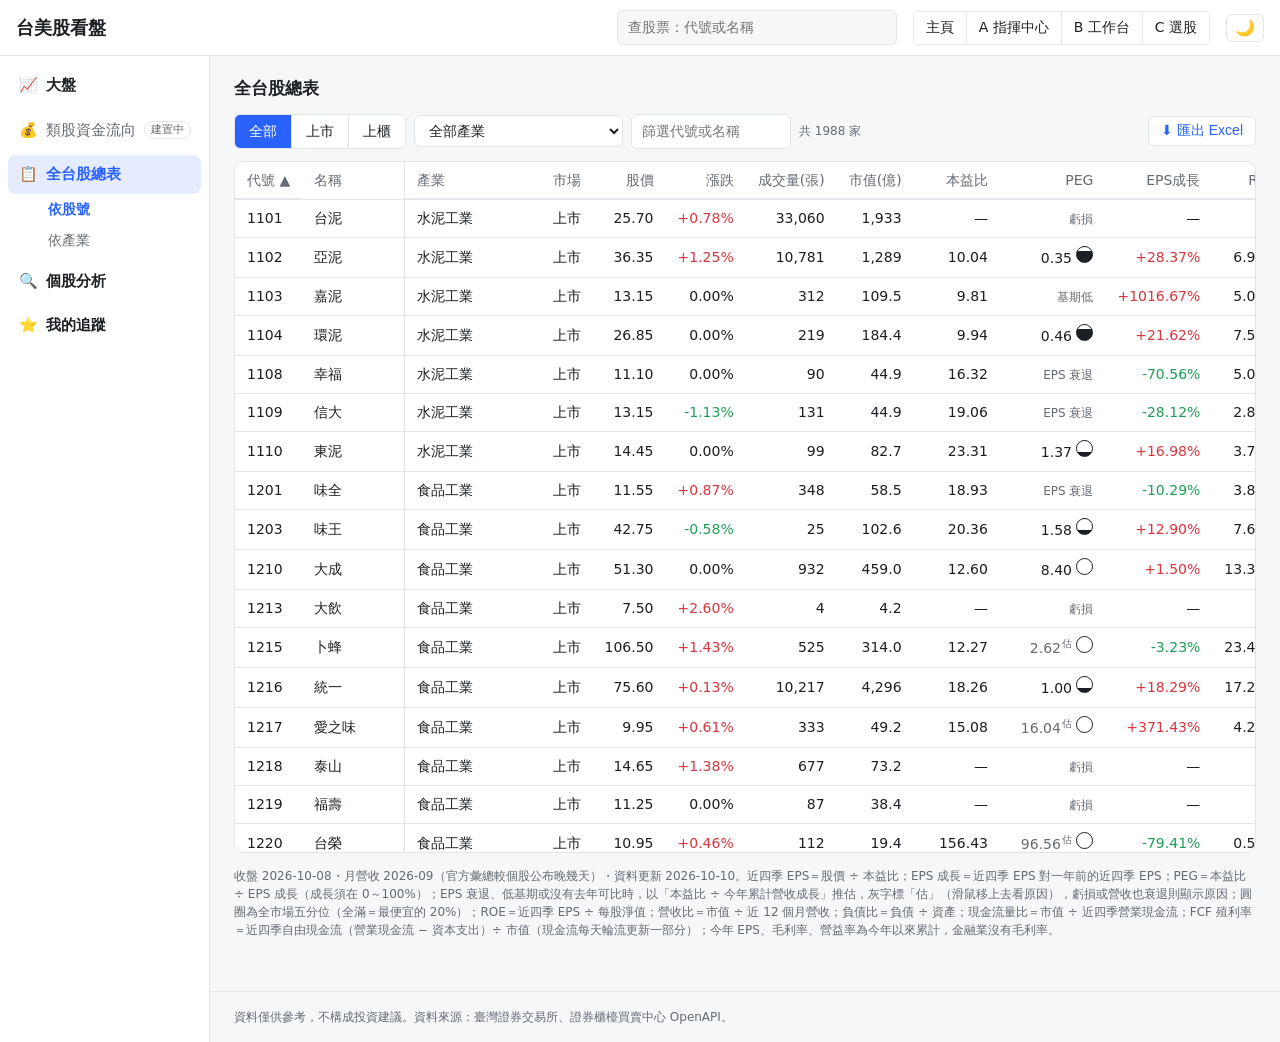
<file: all.html>
<!DOCTYPE html>
<html lang="zh-Hant">
<head>
<meta charset="UTF-8">
<meta name="viewport" content="width=device-width, initial-scale=1">
<meta name="robots" content="noindex">
<title>全台股總表｜台美股看盤</title>
<script>try { var t = localStorage.getItem("theme"); if (t) document.documentElement.dataset.theme = t; } catch (e) {}</script>
<link rel="stylesheet" href="assets/style.css">
</head>
<body>
<header class="topbar">
  <h1><a href="index.html?home=1">台美股看盤</a></h1>
  <nav><a href="watchlist.html">追蹤清單</a><a href="compare.html">比較</a></nav>
</header>

<main class="wide">
  <h2 id="title">全台股總表</h2>

  <section class="panel" id="p-industry" hidden>
    <h3>產業總覽 <span class="updated">（點產業只看該產業；漲跌為市值加權）</span></h3>
    <div class="table-wrap"><table id="t-industry"></table></div>
  </section>

  <div class="toolbar">
    <div class="seg" role="group" aria-label="市場">
      <button type="button" data-mk="all">全部</button>
      <button type="button" data-mk="TWSE">上市</button>
      <button type="button" data-mk="TPEX">上櫃</button>
    </div>
    <select id="f-ind" aria-label="產業"><option value="">全部產業</option></select>
    <input type="search" id="f-q" placeholder="篩選代號或名稱" aria-label="篩選代號或名稱">
    <span class="updated" id="count"></span>
    <button type="button" class="btn export-btn" id="export">⬇ 匯出 Excel</button>
  </div>

  <section class="panel">
    <div class="table-wrap big-table" id="wrap">
      <table id="t-all">
        <thead><tr id="head"></tr></thead>
        <tbody id="rows"><tr><td class="l">載入中…</td></tr></tbody>
      </table>
      <div id="more" class="note"></div>
    </div>
  </section>
  <p class="note" style="padding:0" id="foot"></p>
</main>

<footer>
  資料僅供參考，不構成投資建議。資料來源：臺灣證券交易所、證券櫃檯買賣中心 OpenAPI。
</footer>

<script src="assets/app.js"></script>
<script src="assets/layout.js"></script>
<script src="assets/layout-switch.js"></script>
<script src="assets/search.js"></script>
<script src="assets/refs.js"></script>
<script src="assets/stockcols.js"></script>
<script>
(async function () {
  const { yi, pctCell } = StockCols;
  let data;
  try {
    data = await App.loadJSON("data/all/stocks.json");
  } catch (e) {
    document.getElementById("rows").innerHTML = '<tr><td class="l">讀不到 data/all/stocks.json（排程執行後才會產生）。</td></tr>';
    return;
  }
  const all = data.rows.map((r) => Object.fromEntries(data.fields.map((f, i) => [f, r[i]])));
  all.forEach((s) => { s.peg_any = App.isNum(s.peg) ? s.peg : s.peg_est; });  // 排序用：實際值優先，沒有就用推估值
  const pegLv = Refs.levelsFor(all, "peg");  // PEG 的全市場五分位燈號（推估值也和實際 PEG 的分布比）
  const COLS = StockCols.tw(pegLv);           // 欄位定義在 assets/stockcols.js（和我的追蹤清單共用）
  const industryView = new URLSearchParams(location.search).get("view") === "industry";
  if (industryView) document.getElementById("title").textContent = "全台股總表・依產業";

  // 篩選、排序記在瀏覽器（方便用，讀不到也沒關係）
  let st = { mk: "all", ind: "", q: "", key: "code", dir: 1 };
  try { st = Object.assign(st, JSON.parse(localStorage.getItem("all-state") || "{}")); } catch (e) {}
  st.q = "";
  const save = () => { try { localStorage.setItem("all-state", JSON.stringify(Object.assign({}, st, { q: "" }))); } catch (e) {} };

  // 產業選單（依家數多到少）
  const inds = {};
  all.forEach((s) => { inds[s.industry] = (inds[s.industry] || 0) + 1; });
  const indSel = document.getElementById("f-ind");
  indSel.innerHTML += Object.keys(inds).sort((a, b) => inds[b] - inds[a]).map((k) => '<option value="' + App.esc(k) + '">' + App.esc(k) + "（" + inds[k] + "）</option>").join("");
  indSel.value = st.ind;
  if (indSel.value !== st.ind) st.ind = "";

  // 欄位標題
  const head = document.getElementById("head");
  head.innerHTML = COLS.map((c, i) => '<th class="sort' + (c.l ? " l" : "") + (i < 2 ? " stick s" + i : "") + '" data-k="' + c.k + '" tabindex="0">' + c.t + "</th>").join("");
  const sortBy = (th) => {
    if (!th) return;
    const c = COLS.find((x) => x.k === th.dataset.k);
    st.dir = st.key === c.k ? -st.dir : (c.asc ? 1 : -1);
    st.key = c.k;
    save(); render();
  };
  head.addEventListener("click", (e) => sortBy(e.target.closest("th")));
  head.addEventListener("keydown", (e) => { if (e.key === "Enter") sortBy(e.target.closest("th")); });

  document.querySelectorAll(".seg button[data-mk]").forEach((b) => b.addEventListener("click", () => { st.mk = b.dataset.mk; save(); render(); }));
  indSel.addEventListener("change", () => { st.ind = indSel.value; save(); render(); });
  let qt;
  document.getElementById("f-q").addEventListener("input", (e) => { clearTimeout(qt); qt = setTimeout(() => { st.q = e.target.value.trim().toUpperCase(); render(); }, 150); });
  document.getElementById("rows").addEventListener("click", (e) => {
    const tr = e.target.closest("tr[data-code]");
    if (tr) location.href = "stock.html?symbol=" + encodeURIComponent(tr.dataset.code) + "&m=tw";
  });

  function cmp(a, b) {
    const x = a[st.key], y = b[st.key];
    if (x == null && y == null) return a.code < b.code ? -1 : 1;
    if (x == null) return 1;   // 空值永遠排最後
    if (y == null) return -1;
    const r = typeof x === "string" ? x.localeCompare(y, "zh-TW") : x - y;
    return (r || (a.code < b.code ? -1 : 1)) * (r ? st.dir : 1);
  }

  // 一次只畫一批（約 1,900 列全部畫出來手機會卡），捲到底再畫下一批
  const BATCH = 200;
  let list = [], shown = 0;
  const tbody = document.getElementById("rows"), more = document.getElementById("more");
  const rowHtml = (s) => '<tr class="link" data-code="' + App.esc(s.code) + '">' +
    COLS.map((c, i) => "<td" + (c.l || i < 2 ? ' class="' + (c.l ? "l" : "") + (i < 2 ? " stick s" + i : "") + '"' : "") + ">" + c.f(s) + "</td>").join("") + "</tr>";
  function appendBatch() {
    if (shown >= list.length) return;
    tbody.insertAdjacentHTML("beforeend", list.slice(shown, shown + BATCH).map(rowHtml).join(""));
    shown = Math.min(list.length, shown + BATCH);
    more.textContent = shown < list.length ? "已顯示 " + shown + "／" + list.length + " 家，往下捲動載入更多…" : "";
  }
  new IntersectionObserver((es) => { if (es[0].isIntersecting) appendBatch(); }, { rootMargin: "600px" }).observe(more);

  function render() {
    document.querySelectorAll(".seg button[data-mk]").forEach((b) => b.setAttribute("aria-pressed", String(b.dataset.mk === st.mk)));
    head.querySelectorAll("th").forEach((th) => {
      if (th.dataset.k === st.key) th.setAttribute("aria-sort", st.dir > 0 ? "ascending" : "descending");
      else th.removeAttribute("aria-sort");
    });
    list = all.filter((s) => (st.mk === "all" || s.market === st.mk) && (!st.ind || s.industry === st.ind) &&
      (!st.q || s.code.startsWith(st.q) || s.name.toUpperCase().includes(st.q))).sort(cmp);
    document.getElementById("count").textContent = "共 " + list.length + " 家";
    tbody.innerHTML = list.length ? "" : '<tr><td class="l">沒有符合的股票。</td></tr>';
    shown = 0;
    appendBatch();
    if (industryView) renderIndustry();
  }

  // 依產業：各產業家數、市值加權漲跌、漲跌家數、本益比與營收 YoY 中位數、總市值
  function median(a) {
    const v = a.filter(App.isNum).sort((x, y) => x - y);
    if (!v.length) return null;
    const m = v.length >> 1;
    return v.length % 2 ? v[m] : (v[m - 1] + v[m]) / 2;
  }
  function renderIndustry() {
    document.getElementById("p-industry").hidden = false;
    const groups = {};
    all.filter((s) => st.mk === "all" || s.market === st.mk).forEach((s) => (groups[s.industry] = groups[s.industry] || []).push(s));
    const rows = Object.entries(groups).map(([name, g]) => {
      const cap = g.reduce((a, s) => a + (s.mktcap || 0), 0);
      const w = g.filter((s) => s.mktcap && App.isNum(s.change_pct));
      const wsum = w.reduce((a, s) => a + s.mktcap, 0);
      return {
        name, n: g.length, cap,
        chg: wsum ? w.reduce((a, s) => a + s.change_pct * s.mktcap, 0) / wsum : null,
        up: g.filter((s) => s.change_pct > 0).length, down: g.filter((s) => s.change_pct < 0).length,
        pe: median(g.map((s) => s.pe)), yoy: median(g.map((s) => s.rev_yoy)),
      };
    }).sort((a, b) => b.cap - a.cap);
    document.getElementById("t-industry").innerHTML =
      "<thead><tr><th>產業</th><th>家數</th><th>市值加權漲跌</th><th>上漲／下跌</th><th>總市值(億)</th><th>本益比中位數</th><th>營收YoY中位數</th></tr></thead><tbody>" +
      rows.map((r) => '<tr class="link' + (st.ind === r.name ? " cur" : "") + '" data-ind="' + App.esc(r.name) + '"><td>' + App.esc(r.name) + "</td><td>" + r.n + "</td><td>" + pctCell(r.chg) +
        '</td><td><span class="up">' + r.up + '</span>／<span class="down">' + r.down + "</span></td><td>" + yi(r.cap) + "</td><td>" + App.fmtNum(r.pe, 1) + "</td><td>" + pctCell(r.yoy) + "</td></tr>").join("") + "</tbody>";
  }
  document.getElementById("t-industry").addEventListener("click", (e) => {
    const tr = e.target.closest("tr[data-ind]");
    if (!tr) return;
    st.ind = st.ind === tr.dataset.ind ? "" : tr.dataset.ind;  // 再點一次取消
    indSel.value = st.ind;
    save(); render();
    document.getElementById("wrap").scrollIntoView({ behavior: "smooth", block: "start" });
  });

  // ---------- 匯出 Excel：目前篩選、排序後的全部股票（不只畫面上已載入的），所有欄位 ----------
  const r = (x, d) => (App.isNum(x) ? +x.toFixed(d == null ? 2 : d) : null);
  const yiN = (x, d) => (App.isNum(x) ? +(x / 1e8).toFixed(d == null ? 1 : d) : null);  // 元 → 億；沒資料保持空白（不是 0）
  const EXPORT = [
    ["代號", (s) => s.code], ["名稱", (s) => s.name], ["產業", (s) => s.industry], ["市場", (s) => (s.market === "TWSE" ? "上市" : "上櫃")],
    ["收盤日", (s) => s.date], ["股價", (s) => s.close], ["漲跌%", (s) => s.change_pct], ["成交量(張)", (s) => s.volume],
    ["市值(億)", (s) => yiN(s.mktcap)], ["本益比", (s) => s.pe],
    ["PEG", (s) => s.peg], ["PEG(推估)", (s) => s.peg_est], ["PEG說明", (s) => s.peg_note],
    ["近四季EPS", (s) => s.eps_ttm], ["一年前近四季EPS", (s) => s.eps_prev], ["EPS成長%", (s) => s.eps_growth],
    ["ROE%", (s) => s.roe], ["殖利率%", (s) => s.yield], ["股價淨值比", (s) => s.pb], ["每股淨值", (s) => s.bvps],
    ["股價營收比", (s) => s.psr], ["負債比%", (s) => s.debt_ratio],
    ["營業現金流(億,近四季)", (s) => yiN(s.cfo_ttm)], ["自由現金流(億,近四季)", (s) => yiN(s.fcf_ttm)],
    ["股價現金流量比", (s) => s.pcf], ["自由現金流殖利率%", (s) => s.fcf_yield],
    ["月營收月份", (s) => s.rev_month], ["月營收(億)", (s) => yiN(s.rev, 2)], ["營收YoY%", (s) => s.rev_yoy], ["營收MoM%", (s) => s.rev_mom],
    ["累計營收YoY%", (s) => s.rev_cum_yoy], ["近12月營收(億)", (s) => yiN(s.rev_ttm)],
    ["今年EPS", (s) => s.eps_ytd], ["今年EPS季別", (s) => s.eps_period], ["毛利率%(今年)", (s) => s.gross_margin], ["營益率%(今年)", (s) => s.op_margin],
  ];
  let xlsxReady = null;
  const loadXlsx = () => xlsxReady || (xlsxReady = new Promise((ok, fail) => {
    const sc = document.createElement("script");
    sc.src = "https://cdnjs.cloudflare.com/ajax/libs/xlsx/0.18.5/xlsx.full.min.js";
    sc.onload = ok;
    sc.onerror = () => { xlsxReady = null; fail(new Error("Excel 元件載入失敗")); };
    document.head.appendChild(sc);
  }));
  document.getElementById("export").addEventListener("click", async (e) => {
    const btn = e.currentTarget, label = btn.textContent;
    btn.disabled = true;
    btn.textContent = "產生中…";
    try {
      await loadXlsx();
      const rows = [EXPORT.map((c) => c[0])].concat(list.map((s) => EXPORT.map((c) => { const v = c[1](s); return v === undefined ? null : v; })));
      const ws = XLSX.utils.aoa_to_sheet(rows);
      ws["!cols"] = EXPORT.map((c) => ({ wch: Math.max(8, c[0].length * 2) }));
      ws["!freeze"] = { xSplit: 2, ySplit: 1 };
      const wb = XLSX.utils.book_new();
      XLSX.utils.book_append_sheet(wb, ws, "全台股總表");
      const tag = [st.mk === "TWSE" ? "上市" : st.mk === "TPEX" ? "上櫃" : "", st.ind, st.q].filter(Boolean).join("_");
      XLSX.writeFile(wb, "全台股總表_" + (dates[dates.length - 1] || data.updated) + (tag ? "_" + tag : "") + ".xlsx");
    } catch (err) {
      alert(err.message);
    } finally {
      btn.disabled = false;
      btn.textContent = label;
    }
  });

  const months = {};
  all.forEach((s) => { if (s.rev_month) months[s.rev_month] = (months[s.rev_month] || 0) + 1; });
  const revMonth = Object.keys(months).sort((a, b) => months[b] - months[a])[0];
  const dates = all.map((s) => s.date).filter(Boolean).sort();
  document.getElementById("foot").textContent =
    "收盤 " + (dates[dates.length - 1] || "—") + "・月營收 " + (revMonth || "—") + "（官方彙總較個股公布晚幾天）・資料更新 " + data.updated +
    "。近四季 EPS＝股價 ÷ 本益比；EPS 成長＝近四季 EPS 對一年前的近四季 EPS；PEG＝本益比 ÷ EPS 成長（成長須在 0～100%）；EPS 衰退、低基期或沒有去年可比時，以「本益比 ÷ 今年累計營收成長」推估，灰字標「估」（滑鼠移上去看原因），虧損或營收也衰退則顯示原因；圓圈為全市場五分位（全滿＝最便宜的 20%）；" +
    "ROE＝近四季 EPS ÷ 每股淨值；營收比＝市值 ÷ 近 12 個月營收；負債比＝負債 ÷ 資產；" +
    "現金流量比＝市值 ÷ 近四季營業現金流；FCF 殖利率＝近四季自由現金流（營業現金流 − 資本支出）÷ 市值（現金流每天輪流更新一部分）；今年 EPS、毛利率、營益率為今年以來累計，金融業沒有毛利率。";
  render();
})();
</script>
</body>
</html>
</file>
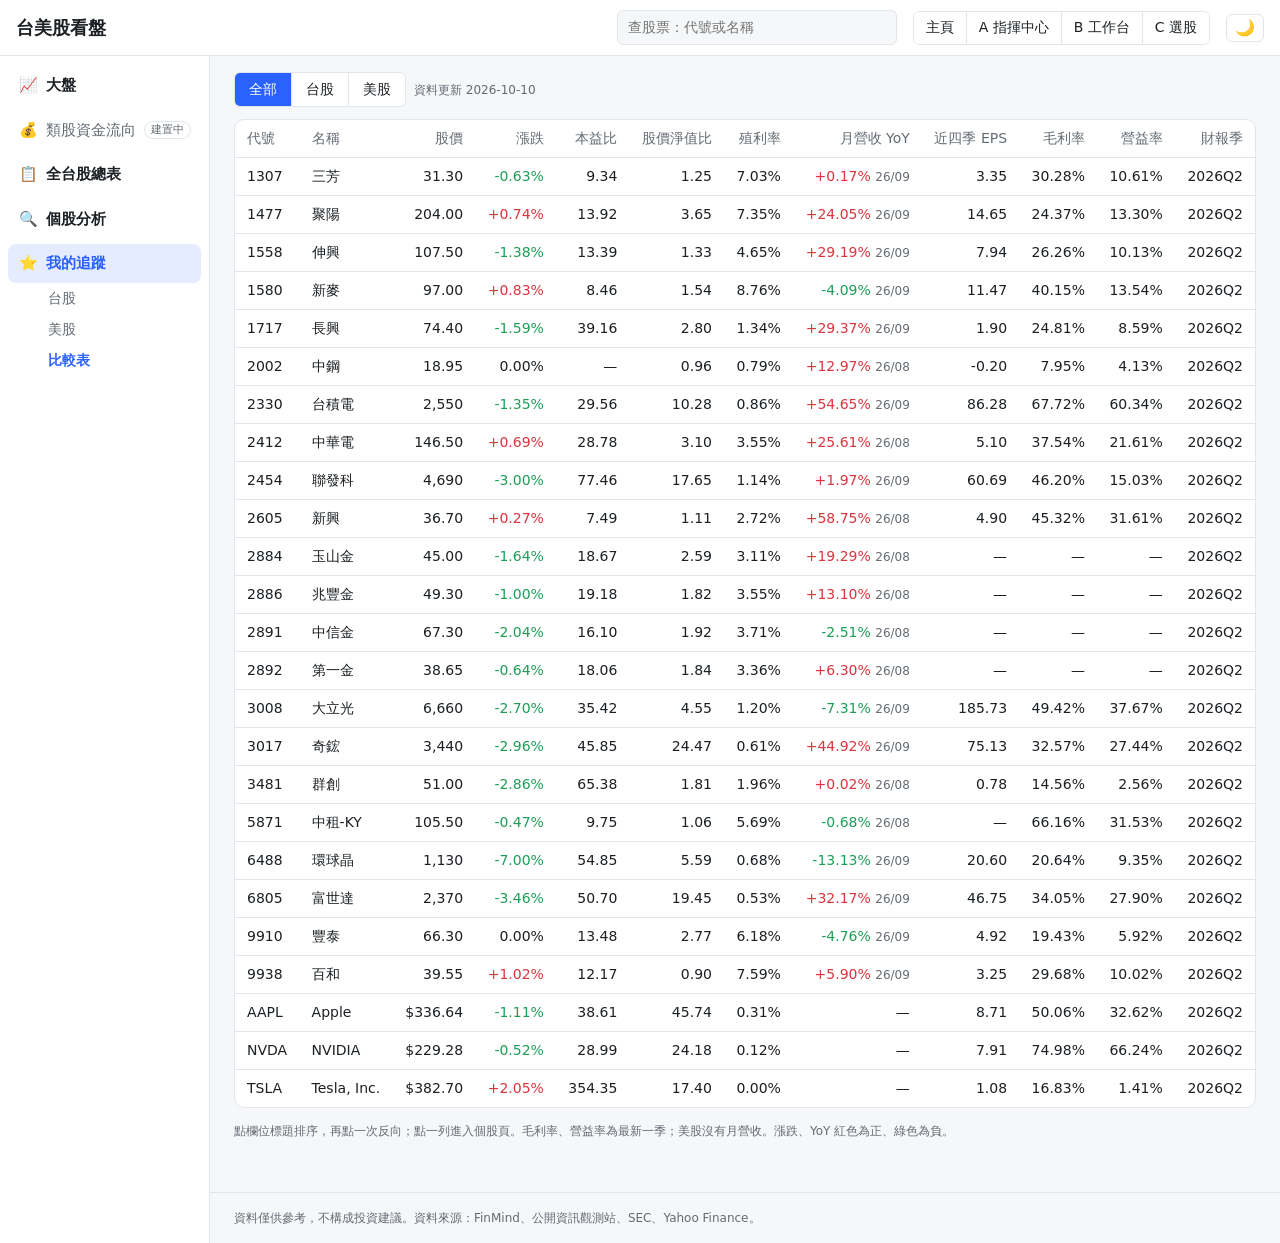
<file: compare.html>
<!DOCTYPE html>
<html lang="zh-Hant">
<head>
<meta charset="UTF-8">
<meta name="viewport" content="width=device-width, initial-scale=1">
<meta name="robots" content="noindex">
<title>比較｜台美股看盤</title>
<script>try { var t = localStorage.getItem("theme"); if (t) document.documentElement.dataset.theme = t; } catch (e) {}</script>
<link rel="stylesheet" href="assets/style.css">
</head>
<body>
<header class="topbar">
  <h1><a href="index.html?home=1">台美股看盤</a></h1>
  <nav><a href="watchlist.html">追蹤清單</a><a href="compare.html">比較</a></nav>
</header>

<main>
  <div class="toolbar">
    <div class="seg" role="group" aria-label="篩選市場">
      <button type="button" data-f="all">全部</button>
      <button type="button" data-f="TW">台股</button>
      <button type="button" data-f="US">美股</button>
    </div>
    <span class="updated" id="updated"></span>
  </div>

  <section class="panel">
    <div class="table-wrap">
      <table>
        <thead><tr id="head"></tr></thead>
        <tbody id="rows"><tr><td class="l">載入中…</td></tr></tbody>
      </table>
    </div>
  </section>
  <p class="note" style="padding:0">點欄位標題排序，再點一次反向；點一列進入個股頁。毛利率、營益率為最新一季；美股沒有月營收。漲跌、YoY 紅色為正、綠色為負。</p>
</main>

<footer>
  資料僅供參考，不構成投資建議。資料來源：FinMind、公開資訊觀測站、SEC、Yahoo Finance。
</footer>

<script src="assets/app.js"></script>
<script src="assets/layout.js"></script>
<script src="assets/layout-switch.js"></script>
<script src="assets/search.js"></script>
<script>
(async function () {
  const COLS = [
    { key: "symbol", label: "代號", l: true, fmt: (s) => App.esc(s.symbol) },
    { key: "name", label: "名稱", l: true, fmt: (s) => App.esc(s.name) },
    { key: "price", label: "股價", fmt: (s) => (s.market === "US" ? "$" : "") + App.fmtPrice(s.price) },
    { key: "change_pct", label: "漲跌", fmt: (s) => '<span class="' + App.upDown(s.change_pct) + '">' + App.fmtPct(s.change_pct, true) + "</span>" },
    { key: "pe", label: "本益比", fmt: (s) => App.fmtNum(s.pe, 2) },
    { key: "pb", label: "股價淨值比", fmt: (s) => App.fmtNum(s.pb, 2) },
    { key: "dividend_yield", label: "殖利率", fmt: (s) => App.fmtPct(s.dividend_yield) },
    { key: "revenue_yoy", label: "月營收 YoY", fmt: (s) => s.revenue_yoy == null ? "—" : '<span class="' + App.upDown(s.revenue_yoy) + '">' + App.fmtPct(s.revenue_yoy, true) + "</span>" + ' <span class="updated">' + App.esc((s.revenue_month || "").slice(2).replace("-", "/")) + "</span>" },
    { key: "eps_ttm", label: "近四季 EPS", fmt: (s) => App.fmtNum(s.eps_ttm, 2) },
    { key: "gross_margin", label: "毛利率", fmt: (s) => App.fmtPct(s.gross_margin) },
    { key: "operating_margin", label: "營益率", fmt: (s) => App.fmtPct(s.operating_margin) },
    { key: "quarter", label: "財報季", fmt: (s) => App.esc(s.quarter || "—") },
  ];

  // 篩選、排序記在瀏覽器（只是方便，讀不到也沒關係）
  let state = { f: "all", key: null, dir: 1 };
  try { state = Object.assign(state, JSON.parse(localStorage.getItem("compare-state") || "{}")); } catch (e) {}
  function save() { try { localStorage.setItem("compare-state", JSON.stringify(state)); } catch (e) {} }

  let data;
  try {
    data = await App.loadJSON("data/summary.json");
  } catch (e) {
    document.getElementById("rows").innerHTML = '<tr><td class="l">讀不到 data/summary.json（排程執行後才會產生）。</td></tr>';
    return;
  }
  document.getElementById("updated").textContent = "資料更新 " + data.updated;

  const head = document.getElementById("head");
  head.innerHTML = COLS.map((c) => '<th class="sort' + (c.l ? " l" : "") + '" data-key="' + c.key + '" tabindex="0">' + c.label + "</th>").join("");
  head.addEventListener("click", (e) => sortBy(e.target.closest("th")));
  head.addEventListener("keydown", (e) => { if (e.key === "Enter") sortBy(e.target.closest("th")); });
  function sortBy(th) {
    if (!th) return;
    const key = th.dataset.key;
    state.dir = state.key === key ? -state.dir : (COLS.find((c) => c.key === key).l ? 1 : -1);  // 數字欄預設由大到小
    state.key = key;
    save();
    render();
  }

  document.querySelectorAll(".seg button").forEach((b) => b.addEventListener("click", () => { state.f = b.dataset.f; save(); render(); }));

  function cmp(a, b) {
    const x = a[state.key], y = b[state.key];
    if (x == null && y == null) return 0;
    if (x == null) return 1;   // 空值永遠排最後
    if (y == null) return -1;
    return (typeof x === "string" ? x.localeCompare(y, "zh-TW") : x - y) * state.dir;
  }

  function render() {
    document.querySelectorAll(".seg button").forEach((b) => b.setAttribute("aria-pressed", String(b.dataset.f === state.f)));
    head.querySelectorAll("th").forEach((th) => {
      if (th.dataset.key === state.key) th.setAttribute("aria-sort", state.dir > 0 ? "ascending" : "descending");
      else th.removeAttribute("aria-sort");
    });
    let rows = data.stocks.filter((s) => state.f === "all" || s.market === state.f);
    if (state.key) rows = rows.slice().sort(cmp);
    const tbody = document.getElementById("rows");
    tbody.innerHTML = rows.length
      ? rows.map((s) => '<tr class="link" data-symbol="' + App.esc(s.symbol) + '">' + COLS.map((c) => "<td" + (c.l ? ' class="l"' : "") + ">" + c.fmt(s) + "</td>").join("") + "</tr>").join("")
      : '<tr><td class="l">沒有資料。</td></tr>';
  }
  document.getElementById("rows").addEventListener("click", (e) => {
    const tr = e.target.closest("tr[data-symbol]");
    if (tr) location.href = "stock.html?symbol=" + encodeURIComponent(tr.dataset.symbol);
  });
  render();
})();
</script>
</body>
</html>
</file>
<file: assets/style.css>
:root {
  --bg: #f6f7f9;
  --card: #ffffff;
  --text: #1c2024;
  --muted: #646b73;
  --border: #e2e5e9;
  --accent: #2962ff;
  --up: #d9363e;        /* 紅漲 */
  --down: #1e9e57;      /* 綠跌 */
  --grid: #eceef1;
  --series-1: #4c6ef5;  /* 營收長條 */
  --series-2: #f08c00;  /* 第一條折線（YoY、毛利率） */
  --series-3: #ae3ec9;  /* 第二條折線（營益率） */
  color-scheme: light;
}
/* 深色：手動選深色（html[data-theme="dark"]），或沒手動選、系統是深色時 */
:root[data-theme="dark"] {
  --bg: #111418;
  --card: #1a1e23;
  --text: #e6e8eb;
  --muted: #9aa1a9;
  --border: #2b3036;
  --accent: #5b8cff;
  --up: #ff6b6b;
  --down: #40c074;
  --grid: #262b31;
  --series-1: #748ffc;
  --series-2: #ffa94d;
  --series-3: #da77f2;
  color-scheme: dark;
}
@media (prefers-color-scheme: dark) {
  :root:not([data-theme="light"]) {
    --bg: #111418;
    --card: #1a1e23;
    --text: #e6e8eb;
    --muted: #9aa1a9;
    --border: #2b3036;
    --accent: #5b8cff;
    --up: #ff6b6b;
    --down: #40c074;
    --grid: #262b31;
    --series-1: #748ffc;
    --series-2: #ffa94d;
    --series-3: #da77f2;
    color-scheme: dark;
  }
}
.theme-btn { border: 1px solid var(--border); background: var(--card); color: var(--text); border-radius: 6px; font-size: 16px; line-height: 1; padding: 5px 8px; cursor: pointer; }
.theme-btn:hover { border-color: var(--accent); }
.up { color: var(--up); }
.down { color: var(--down); }

* { box-sizing: border-box; }
[hidden] { display: none !important; }  /* hidden 屬性一律隱藏（不被 .grid 等 display 規則蓋掉） */
body {
  margin: 0;
  background: var(--bg);
  color: var(--text);
  font-family: system-ui, -apple-system, "Segoe UI", "Noto Sans TC", "Microsoft JhengHei", sans-serif;
  line-height: 1.5;
}
a { color: var(--accent); }

.topbar {
  display: flex; align-items: center; gap: 16px;
  padding: 10px 16px;
  background: var(--card);
  border-bottom: 1px solid var(--border);
}
.topbar h1 { font-size: 18px; margin: 0; }
.topbar h1 a { color: inherit; text-decoration: none; }
.topbar nav { margin-left: auto; display: flex; gap: 14px; font-size: 14px; }
.topbar nav a { text-decoration: none; }

/* ---------- 主畫面版面：左側選單＋右側內容 ---------- */
.topbar { position: sticky; top: 0; z-index: 30; }
.topbar nav { display: none; }   /* 頁首連結改由左側選單提供（搜尋框以它定位） */
.menu-btn { display: none; border: 1px solid var(--border); background: var(--card); color: var(--text); border-radius: 6px; font-size: 18px; line-height: 1; padding: 5px 9px; cursor: pointer; }
.layout { display: grid; grid-template-columns: 210px minmax(0, 1fr); min-height: calc(100vh - 53px); }
.content { min-width: 0; }
.panel, .two-col { scroll-margin-top: 64px; }  /* 點選單細項跳到錨點時，不被固定的頁首蓋住 */
/* 右側內容靠左（緊貼選單），不置中；寬螢幕一排可以放更多卡片 */
.content > main { max-width: 1600px; margin: 0; padding: 16px 24px; }
.content > footer { max-width: 1600px; margin: 24px 0 0; padding: 16px 24px; }
.sidebar { border-right: 1px solid var(--border); background: var(--card); }
.sidebar nav { position: sticky; top: 53px; max-height: calc(100vh - 53px); overflow-y: auto; padding: 10px 8px 24px; }
.grp { margin-bottom: 6px; }
.grp .big { display: flex; align-items: center; gap: 8px; padding: 8px 10px; white-space: nowrap; border-radius: 8px; color: var(--text); text-decoration: none; font-weight: 600; font-size: 15px; }
.grp .big i { font-style: normal; width: 20px; text-align: center; }
.grp a.big:hover { background: var(--bg); }
.grp.on .big { background: color-mix(in srgb, var(--accent) 12%, transparent); color: var(--accent); }
.grp .sub { display: none; padding: 5px 10px 5px 40px; border-radius: 6px; color: var(--muted); text-decoration: none; font-size: 14px; }
.grp.on .sub { display: block; }
.grp .sub:hover { color: var(--text); background: var(--bg); }
.grp .sub.cur { color: var(--accent); font-weight: 600; }
.grp.off .big { color: var(--muted); font-weight: 500; cursor: default; }
.grp.off em { margin-left: auto; font-style: normal; font-size: 11px; border: 1px solid var(--border); border-radius: 999px; padding: 0 6px; }
@media (max-width: 900px) {
  .menu-btn { display: inline-block; }
  .layout { display: block; }
  .sidebar { position: fixed; z-index: 40; top: 0; bottom: 0; left: 0; width: 250px; transform: translateX(-100%); transition: transform .2s; box-shadow: 0 0 24px rgba(0,0,0,.25); }
  .sidebar nav { top: 0; max-height: 100vh; padding-top: 16px; }
  body.menu-open .sidebar { transform: none; }
  body.menu-open .content::before { content: ""; position: fixed; inset: 0; z-index: 35; background: rgba(0,0,0,.35); }
}

/* 頁首版面切換：主頁｜A 指揮中心｜B 工作台｜C 選股（assets/layout-switch.js） */
.layout-switch { flex: none; }
.layout-switch a { display: inline-flex; align-items: center; justify-content: center; min-height: 32px; padding: 4px 12px; background: var(--card); color: var(--text); text-decoration: none; font-size: 14px; white-space: nowrap; }
.layout-switch a + a { border-left: 1px solid var(--border); }
.layout-switch a:hover { color: var(--accent); }
.layout-switch a[aria-current="page"] { background: var(--accent); color: #fff; }
.layout-switch .ls-short { display: none; }
@media (max-width: 1100px) {
  .layout-switch .ls-long { display: none; }
  .layout-switch .ls-short { display: inline; }
  .layout-switch a { min-width: 40px; padding: 4px 8px; }
}
@media (max-width: 760px) { .layout-switch a { min-height: 44px; min-width: 44px; } }

/* ---------- 共用區塊（assets/widgets/*） ---------- */
.w-head { display: flex; align-items: baseline; gap: 10px; flex-wrap: wrap; padding: 10px 14px 6px; }
.w-head h3 { margin: 0; font-size: 16px; }
.w-head a { margin-left: auto; text-decoration: none; }
.w-heat .w-ctl { padding: 0 14px 8px; }
.w-heat .heat { margin: 0 14px; }
.w-heat .heat-legend { padding: 6px 14px 10px; }
.w-kline .w-ktitle { margin: 0; padding: 12px 14px 0; font-size: 16px; }
.w-kline > .tf-tabs, .w-kline > .kctl, .w-kline > .klegend { padding-left: 14px; padding-right: 14px; }
.w-kline > .k-box { margin: 12px 14px 14px; }
.w-tabs { display: flex; gap: 4px; overflow-x: auto; padding: 0 10px 8px; scrollbar-width: thin; }
.w-tabs button { flex: none; border: 1px solid var(--border); background: var(--card); color: var(--text); border-radius: 999px; padding: 4px 10px; font: inherit; font-size: 13px; cursor: pointer; min-height: 32px; }
.w-tabs button[aria-pressed="true"] { background: var(--accent); border-color: var(--accent); color: #fff; }
.w-tabs button[aria-pressed="true"] .g-cnt { background: rgba(255,255,255,.25); color: inherit; }
.w-tabs .g-cnt { font-size: 11px; padding: 0 5px; border-radius: 9px; background: var(--border); color: var(--muted); }
.w-rows { display: flex; flex-direction: column; }
.w-row { display: grid; grid-template-columns: minmax(0, 1fr) auto auto auto; align-items: center; gap: 10px; padding: 7px 14px; border: 0; border-top: 1px solid var(--border); background: none; color: var(--text); font: inherit; font-size: 14px; text-align: left; cursor: pointer; min-height: 44px; }
.w-row:hover { background: var(--bg); }
.w-row .w-name { display: flex; flex-direction: column; min-width: 0; }
.w-row .w-name b { font-weight: 600; white-space: nowrap; overflow: hidden; text-overflow: ellipsis; }
.w-row .w-px { font-variant-numeric: tabular-nums; }
.w-row .w-chg, .w-row .w-pl { font-variant-numeric: tabular-nums; min-width: 62px; text-align: right; }
.w-watch .w-asof { padding: 6px 14px 10px; margin: 0; }
.w-watch > div > a.updated { display: block; padding: 6px 14px; }
.af-pop { position: absolute; z-index: 60; width: 240px; background: var(--card); color: var(--text); border: 1px solid var(--border); border-radius: 10px; box-shadow: 0 8px 28px rgba(0,0,0,.25); padding: 6px; }
.af-head { padding: 6px 8px; font-weight: 600; font-size: 14px; }
.af-item { display: flex; justify-content: space-between; width: 100%; padding: 8px 10px; border: 0; border-radius: 6px; background: none; color: var(--text); font: inherit; font-size: 14px; cursor: pointer; min-height: 40px; align-items: center; }
.af-item:hover:not(:disabled) { background: var(--bg); }
.af-item .af-state { color: var(--accent); font-size: 13px; }
.af-item.on .af-state { color: var(--muted); }
.af-item:disabled { cursor: default; }
.af-foot { padding: 6px 8px 2px; margin: 0; }

/* ---------- 版面頁共用（layout-a／b／c.html，body.lp：沒有左側選單） ---------- */
body.lp > main { max-width: 1680px; margin: 0 auto; padding: 14px 20px; }
body.lp > footer { max-width: 1680px; margin: 16px auto 0; padding: 16px 20px; }
.lp-bar { display: flex; align-items: center; gap: 14px; flex-wrap: wrap; padding: 8px 20px; background: var(--card); border-bottom: 1px solid var(--border); }
.lp-menu { display: flex; gap: 2px; overflow-x: auto; scrollbar-width: thin; }
.lp-menu a { flex: none; padding: 6px 10px; border-radius: 6px; color: var(--text); text-decoration: none; font-size: 14px; min-height: 32px; display: inline-flex; align-items: center; }
.lp-menu a:hover, .lp-menu a[aria-current="true"] { background: color-mix(in srgb, var(--accent) 14%, transparent); color: var(--accent); }
.w-ticker { overflow-x: auto; background: var(--bg); border-bottom: 1px solid var(--border); scrollbar-width: none; }
.w-ticker .tk-track { display: flex; gap: 22px; padding: 7px 20px; white-space: nowrap; font-size: 13px; }
.tk-i b { font-weight: 600; }
.tk-i i { font-style: normal; font-size: 11px; }
.panel.w-kline, .lp .panel { margin-bottom: 14px; }
.w-kpis .tiles { margin-bottom: 10px; grid-template-columns: repeat(auto-fill, minmax(140px, 1fr)); }
.w-kpis .t-val { font-size: 20px; }
.chips { display: flex; flex-wrap: wrap; gap: 6px; padding: 0 14px 6px; }
.chip { border: 1px solid var(--border); background: var(--card); color: var(--text); border-radius: 999px; padding: 4px 12px; font: inherit; font-size: 13px; cursor: pointer; min-height: 32px; }
.chip[aria-pressed="true"] { background: var(--accent); border-color: var(--accent); color: #fff; }
.chip:disabled { opacity: .45; cursor: not-allowed; }
.sc-count { padding: 0 14px 6px; margin: 0; }
.w-screener .table-wrap { margin: 0; border-radius: 0; border-left: 0; border-right: 0; }
.sc-more { padding: 8px 14px 12px; }
.sig { display: inline-block; font-size: 11px; padding: 0 6px; border-radius: 9px; background: color-mix(in srgb, var(--accent) 15%, transparent); color: var(--accent); white-space: nowrap; margin: 1px 0; }
.fav-btn { padding: 2px 8px; font-size: 12px; white-space: nowrap; }
.cb { padding: 0 14px 12px; }
.cb-cap { font-size: 12px; color: var(--muted); margin: 8px 0 4px; }
.cb-row { display: grid; grid-template-columns: 52px 1fr 64px; align-items: center; gap: 6px; font-size: 13px; min-height: 22px; }
.cb-row b { text-align: right; font-weight: 600; font-variant-numeric: tabular-nums; }
.cb-track { position: relative; height: 10px; background: var(--bg); border-radius: 3px; }
.cb-track::after { content: ""; position: absolute; left: 50%; top: -2px; bottom: -2px; width: 1px; background: var(--border); }
.cb-track i { position: absolute; top: 0; bottom: 0; border-radius: 3px; }
.up-bg { background: var(--up); }
.down-bg { background: var(--down); }
.cal-list { list-style: none; margin: 0; padding: 0 14px 6px; font-size: 14px; }
.cal-list li { padding: 5px 0; border-bottom: 1px solid var(--border); }
.w-cal .note, .w-cal .updated { padding: 0 14px; }
.w-cal .w-head .cal-mine { margin-left: auto; padding: 0; display: inline-flex; gap: 4px; align-items: center; }
.cal-list li.mine { font-weight: 600; }
.cal-list a { color: var(--text); text-decoration: none; }
.cal-list a:hover { color: var(--accent); }
.cal-more { margin: 6px 14px; }
.w-peg .note, .w-deduct .note { padding: 0 14px; }

/* B 分頁工作台 */
.b-two { display: grid; grid-template-columns: repeat(2, minmax(0, 1fr)); gap: 14px; }
.b-cur { display: flex; align-items: center; gap: 8px; margin-left: auto; }
.b-cur .picker { flex: 0 1 260px; margin-left: 0; }
.picker input { width: 100%; }
@media (max-width: 900px) { .b-two { grid-template-columns: minmax(0, 1fr); } .b-cur { margin-left: 0; width: 100%; } .b-cur .picker { flex: 1; } }
.w-mcard .mc-main { display: flex; align-items: baseline; gap: 10px; flex-wrap: wrap; padding: 0 14px; }
.w-mcard .mc-name { color: var(--muted); font-size: 13px; }
.w-mcard .mc-val { font-size: 26px; font-weight: 600; font-variant-numeric: tabular-nums; }
.mc-spark { display: block; width: calc(100% - 28px); height: 60px; margin: 6px 14px; }
.mc-stats { display: grid; grid-template-columns: repeat(3, minmax(0, 1fr)); gap: 8px; padding: 0 14px 12px; font-size: 13px; }
.mc-stats div { display: flex; flex-direction: column; }
.mc-stats span { color: var(--muted); font-size: 12px; }
.sr-list { padding: 0 14px 12px; }
.sr-row { grid-template-columns: 130px 1fr 70px; }
.sr-row .cb-name { white-space: nowrap; overflow: hidden; text-overflow: ellipsis; }
.w-faces { padding-bottom: 6px; }
.sf-head { display: flex; align-items: center; gap: 8px 18px; flex-wrap: wrap; padding: 12px 14px; }
.sf-name { font-size: 18px; }
.sf-px { font-size: 20px; font-variant-numeric: tabular-nums; }
.sf-act { margin-left: auto; display: flex; gap: 6px; flex-wrap: wrap; }
.sf-act .btn { min-height: 36px; display: inline-flex; align-items: center; text-decoration: none; }
.sf-grid { display: grid; grid-template-columns: repeat(4, minmax(0, 1fr)); gap: 10px; padding: 0 14px; }
.sf-card { border: 1px solid var(--border); border-radius: 10px; padding: 10px 12px; background: var(--bg); }
.sf-card h4 { margin: 0 0 6px; font-size: 14px; }
.sf-card .note { margin: 0; padding: 0; }
.sf-row { display: flex; justify-content: space-between; gap: 8px; font-size: 13px; padding: 3px 0; border-bottom: 1px dashed var(--border); }
.sf-row span { color: var(--muted); }
.sf-row b { font-weight: 600; text-align: right; font-variant-numeric: tabular-nums; }
.sf-note { padding: 6px 14px; margin: 0; }
.sf-score { display: flex; flex-wrap: wrap; gap: 4px 16px; align-items: baseline; padding: 8px 14px 4px; font-size: 13px; color: var(--muted); }
.sf-score b { color: var(--text); font-size: 16px; }
@media (max-width: 1100px) { .sf-grid { grid-template-columns: repeat(2, minmax(0, 1fr)); } }
@media (max-width: 560px) { .sf-grid { grid-template-columns: minmax(0, 1fr); } }
.w-sform { display: grid; grid-template-columns: 260px minmax(0, 1fr); gap: 14px; padding: 0 14px 14px; }
.sfm { display: flex; flex-direction: column; gap: 8px; }
.sfm-presets { display: flex; flex-wrap: wrap; gap: 6px; align-items: center; }
.sfm-presets .chip { padding: 3px 10px; }
.sfm-f { display: grid; grid-template-columns: 1fr 90px 24px; align-items: center; gap: 6px; font-size: 14px; }
.sfm-f input, .sfm-f select { width: 100%; padding: 6px 8px; border: 1px solid var(--border); border-radius: 6px; background: var(--bg); color: var(--text); font: inherit; min-height: 36px; }
.sfm-f i { font-style: normal; color: var(--muted); font-size: 12px; }
.sfm-f.off { opacity: .5; }
.sfm-cards { display: grid; grid-template-columns: repeat(auto-fill, minmax(220px, 1fr)); gap: 10px; }
.sfm-card { border: 1px solid var(--border); border-radius: 10px; padding: 10px 12px; background: var(--card); display: flex; flex-direction: column; gap: 6px; }
.sfm-top { display: flex; justify-content: space-between; gap: 6px; align-items: baseline; }
.sfm-top a { color: var(--text); text-decoration: none; }
.sfm-kv { display: flex; flex-wrap: wrap; gap: 2px 12px; font-size: 12px; color: var(--muted); }
.sfm-kv b { color: var(--text); font-weight: 600; }
.sfm-card .fav-btn { align-self: flex-start; }
.sfm-out > .updated { margin-top: 0; }
@media (max-width: 900px) { .w-sform { grid-template-columns: minmax(0, 1fr); } }

/* C 選股漏斗：左欄（深藍）＋中欄＋右欄抽屜 */
body.lp-c > main.lp-c-grid { max-width: none; padding: 0; display: grid; grid-template-columns: 210px minmax(0, 1fr) minmax(320px, 400px); gap: 14px; align-items: start; }
.c-nav { position: sticky; top: 53px; height: calc(100vh - 53px); overflow-y: auto; background: #17304f; color: #dbe6f5; padding: 12px 10px 20px; display: flex; flex-direction: column; gap: 4px; }
.c-links { display: flex; flex-direction: column; gap: 2px; }
.c-links a, .c-lists button, .c-add, .c-manage { display: flex; justify-content: space-between; align-items: center; padding: 7px 10px; border-radius: 6px; color: #dbe6f5; text-decoration: none; font: inherit; font-size: 14px; background: none; border: 0; cursor: pointer; text-align: left; min-height: 36px; width: 100%; }
.c-links a:hover, .c-lists button:hover, .c-add:hover { background: rgba(255,255,255,.1); }
.c-lists button[aria-current="true"] { background: rgba(255,255,255,.18); font-weight: 600; }
.c-lists button span { font-size: 11px; padding: 0 6px; border-radius: 9px; background: rgba(255,255,255,.15); }
.c-lists-head { margin: 14px 10px 4px; font-size: 12px; color: #9fb4cf; }
.c-lists { display: flex; flex-direction: column; gap: 2px; }
.c-add { color: #9cc3ff; }
.c-manage { color: #9fb4cf; font-size: 12px; }
.c-mid { padding: 14px 0; min-width: 0; }
.c-drawer { position: sticky; top: 67px; margin: 14px 14px 14px 0; max-height: calc(100vh - 81px); overflow-y: auto; padding-bottom: 12px; }
.w-dual { padding: 8px 14px; }
.dm-row { display: flex; align-items: baseline; gap: 6px 16px; flex-wrap: wrap; padding: 4px 0; font-size: 13px; }
.dm-row + .dm-row { border-top: 1px solid var(--border); }
.dm-mk { min-width: 36px; }
.dm-c { display: inline-flex; gap: 5px; align-items: baseline; }
.dm-c span { color: var(--muted); }
.dm-c i { font-style: normal; font-size: 12px; }
.fn-strats { display: grid; grid-template-columns: repeat(auto-fill, minmax(150px, 1fr)); gap: 8px; padding: 0 14px 10px; }
.fn-card { display: flex; flex-direction: column; gap: 2px; text-align: left; padding: 10px 12px; border: 1px solid var(--border); border-radius: 10px; background: var(--card); color: var(--text); font: inherit; cursor: pointer; min-height: 64px; position: relative; }
.fn-card span { font-size: 12px; color: var(--muted); }
.fn-card em { position: absolute; top: 6px; right: 8px; font-style: normal; font-size: 11px; color: var(--muted); }
.fn-card[aria-pressed="true"] { border-color: var(--accent); box-shadow: inset 0 0 0 1px var(--accent); }
.fn-card:disabled { opacity: .5; cursor: not-allowed; }
.fn-funnel { display: flex; flex-direction: column; align-items: center; gap: 3px; padding: 4px 14px 10px; }
.fn-layer { width: var(--w); min-width: min(320px, 100%); max-width: 100%; display: flex; justify-content: space-between; gap: 10px; padding: 6px 12px; border-radius: 6px; background: color-mix(in srgb, var(--accent) 16%, var(--card)); font-size: 13px; }
.fn-layer b { white-space: nowrap; }
.fn-bar { display: flex; align-items: center; gap: 8px; flex-wrap: wrap; padding: 0 14px 8px; }
.fn-act { margin-left: auto; display: flex; gap: 6px; flex-wrap: wrap; }
.fn-rows .table-wrap { margin: 0; }
.fn-rows tr.sel td { background: color-mix(in srgb, var(--accent) 10%, transparent); }
.w-funnel [data-c="more"] { padding: 8px 14px; }
.sc-dots { display: inline-flex; gap: 8px; }
.sc-dot { display: inline-flex; align-items: center; gap: 2px; font-size: 11px; color: var(--muted); }
.w-drawer .dr-head { padding: 12px 14px 4px; display: flex; flex-direction: column; gap: 2px; }
.dr-spark { display: block; width: calc(100% - 28px); height: 70px; margin: 4px 14px 0; }
.dr-cap { padding: 0 14px; margin: 2px 0 8px; font-size: 11px; }
.dr-rings { display: grid; grid-template-columns: repeat(4, 1fr); gap: 6px; padding: 0 14px; }
.sc-ring { position: relative; display: flex; flex-direction: column; align-items: center; font-size: 12px; }
.sc-ring svg { width: 60px; height: 60px; transform: rotate(-90deg); }
.sc-ring .r-bg { fill: none; stroke: var(--border); stroke-width: 3.5; }
.sc-ring .r-fg { fill: none; stroke: var(--accent); stroke-width: 3.5; stroke-linecap: round; }
.sc-ring b { position: absolute; top: 19px; font-size: 15px; }
.sc-ring span { color: var(--muted); }
.dr-act { display: flex; gap: 6px; flex-wrap: wrap; padding: 4px 14px 8px; }
.dr-act .btn { min-height: 40px; display: inline-flex; align-items: center; text-decoration: none; }
.dr-h { margin: 12px 14px 6px; font-size: 14px; }
.w-drawer > .sf-card { margin: 0 14px; }
.w-drawer > .note { padding: 0 14px; }
.w-drawer .w-peg { padding: 0 6px; }
@media (max-width: 1100px) {
  body.lp-c > main.lp-c-grid { grid-template-columns: minmax(0, 1fr); gap: 0; }
  .c-nav { position: static; height: auto; flex-direction: row; flex-wrap: wrap; align-items: center; gap: 4px; padding: 8px 12px; }
  .c-links { flex-direction: row; overflow-x: auto; }
  .c-links a { width: auto; flex: none; min-height: 44px; }
  .c-lists-head { display: none; }
  .c-lists { flex-direction: row; overflow-x: auto; width: 100%; }
  .c-lists button { width: auto; flex: none; gap: 6px; min-height: 44px; }
  .c-add, .c-manage { width: auto; }
  .c-mid { padding: 12px; }
  .c-drawer { position: static; margin: 0 12px 12px; max-height: none; }
}

/* A 指揮中心：主區 70%＋右欄 30%（右欄固定） */
.lp-a-grid { display: grid; grid-template-columns: minmax(0, 7fr) minmax(280px, 3fr); gap: 14px; align-items: start; }
.lp-side { position: sticky; top: 64px; max-height: calc(100vh - 76px); overflow-y: auto; scrollbar-width: thin; }
.lp-main > section { scroll-margin-top: 70px; }
@media (max-width: 1000px) {
  .lp-a-grid { grid-template-columns: minmax(0, 1fr); }
  .lp-side { position: static; max-height: none; overflow: visible; }
}
@media (max-width: 760px) {
  body.lp > main { padding: 10px 12px; }
  .lp-bar { padding: 8px 12px; }
  .lp-bar .seg button { min-height: 44px; }
  .lp-menu a { min-height: 44px; }
}

/* ---------- 主頁（index.html）：選版面 ---------- */
.home-strip { display: flex; gap: 8px; overflow-x: auto; padding: 10px 24px; border-bottom: 1px solid var(--border); background: var(--card); }
.hs-cell { flex: none; display: grid; grid-template-columns: auto auto; column-gap: 8px; align-items: baseline; padding: 4px 12px; border-right: 1px solid var(--border); font-size: 13px; }
.hs-cell:last-child { border-right: 0; }
.hs-cell .hs-name { color: var(--muted); grid-column: 1 / -1; font-size: 12px; }
.hs-cell b { font-size: 16px; }
.hs-cell .hs-note { grid-column: 1 / -1; color: var(--muted); font-size: 11px; }
.home-title { margin: 8px 0 2px; font-size: 24px; }
.home-sub { margin: 0 0 16px; }
.home-cards { display: grid; grid-template-columns: repeat(3, minmax(0, 1fr)); gap: 16px; }
.home-card { display: flex; flex-direction: column; background: var(--card); border: 1px solid var(--border); border-radius: 12px; padding: 16px; }
.home-card h3 { margin: 12px 0 4px; font-size: 18px; }
.home-card p { margin: 0 0 6px; font-size: 14px; }
.home-card .fit { color: var(--muted); }
.home-card ul { margin: 4px 0 14px; padding-left: 20px; font-size: 14px; flex: 1; }
.home-card li { margin: 3px 0; }
.home-go { align-self: flex-start; min-height: 44px; display: inline-flex; align-items: center; padding: 0 18px; text-decoration: none; }
.home-remember { display: flex; align-items: center; gap: 8px; margin: 16px 0; font-size: 14px; min-height: 44px; }
.home-remember input { width: 18px; height: 18px; }
.home-map { margin-top: 8px; }
/* 縮圖示意：純 CSS 方塊 */
.thumb { height: 150px; border-radius: 8px; padding: 6px; display: flex; flex-direction: column; gap: 4px; overflow: hidden; border: 1px solid var(--border); }
.thumb i { display: block; border-radius: 3px; }
.thumb .t-bar { height: 10px; flex: none; }
.thumb-a { background: #11151c; }
.thumb-a i { background: #2a3342; }
.thumb-a .t-tape { height: 6px; flex: none; background: #3b4a60; }
.thumb-a .t-body { flex: 1; display: grid; grid-template-columns: 7fr 3fr; gap: 4px; min-height: 0; }
.thumb-a .t-main { display: grid; grid-template-columns: repeat(3, 1fr); grid-template-rows: 12px 1fr 1fr 18px; gap: 3px; }
.thumb-a .t-chart { grid-column: 1 / -1; background: linear-gradient(135deg, #2a3342 40%, #c0392b55 40% 45%, #2a3342 45%); }
.thumb-a .t-heat { grid-column: 1 / -1; background: linear-gradient(90deg, #c0392b88 0 35%, #27ae6088 35% 60%, #c0392b55 60% 80%, #27ae6055 80%); }
.thumb-a .t-table { grid-column: 1 / -1; }
.thumb-a .t-side { display: grid; grid-template-rows: 1fr 2fr 1fr; gap: 3px; }
.thumb-b { background: #f4f6f9; }
.thumb-b i { background: #dde3ea; }
.thumb-b .t-tabs { height: 8px; flex: none; background: linear-gradient(90deg, #3b82f6 0 14%, #dde3ea 14%); }
.thumb-b .t-row { display: flex; gap: 4px; flex: 1; }
.thumb-b .t-row i { flex: 1; background: #fff; border: 1px solid #dde3ea; }
.thumb-b .t-rank { flex: 1; background: repeating-linear-gradient(180deg, #e74c3c66 0 5px, transparent 5px 9px); background-size: 70% 100%; background-repeat: no-repeat; }
.thumb-c { background: #f4f6f9; }
.thumb-c i { background: #dde3ea; }
.thumb-c .t-cols { flex: 1; display: grid; grid-template-columns: 2fr 5fr 3fr; gap: 4px; min-height: 0; }
.thumb-c .t-nav { background: #1e3a5f; border-radius: 4px; padding: 4px; display: flex; flex-direction: column; gap: 4px; }
.thumb-c .t-nav i { height: 6px; background: #3d5f8a; }
.thumb-c .t-mid { display: flex; flex-direction: column; gap: 3px; }
.thumb-c .t-mk { height: 10px; }
.thumb-c .t-strat { display: flex; gap: 3px; height: 18px; }
.thumb-c .t-strat i { flex: 1; background: #fff; border: 1px solid #dde3ea; }
.thumb-c .t-funnel { height: 24px; background: linear-gradient(180deg, #3b82f6aa 0 30%, transparent 30%), linear-gradient(180deg, transparent 35%, #3b82f677 35% 65%, transparent 65%), linear-gradient(180deg, transparent 70%, #3b82f644 70%); background-size: 100% 100%, 75% 100%, 50% 100%; background-repeat: no-repeat; background-position: center; }
.thumb-c .t-list { flex: 1; background: repeating-linear-gradient(180deg, #fff 0 6px, #dde3ea 6px 7px); }
.thumb-c .t-drawer { background: #fff; border: 1px solid #dde3ea; border-radius: 4px; padding: 4px; display: flex; flex-direction: column; gap: 4px; }
.thumb-c .t-drawer i { flex: 1; }
@media (max-width: 900px) { .home-cards { grid-template-columns: 1fr; } .home-strip { padding: 8px 16px; } }

/* 頁首搜尋框 */
.search { position: relative; flex: 0 1 280px; margin-left: auto; }
.search input {
  width: 100%; padding: 6px 10px; border: 1px solid var(--border); border-radius: 6px;
  background: var(--bg); color: var(--text); font: inherit; font-size: 14px;
}
.search input:focus { outline: 2px solid var(--accent); outline-offset: -1px; }
.search ul {
  position: absolute; z-index: 20; top: calc(100% + 4px); left: 0; right: 0; margin: 0; padding: 4px 0; list-style: none;
  background: var(--card); border: 1px solid var(--border); border-radius: 8px; box-shadow: 0 6px 20px rgba(0,0,0,.15);
  max-height: 360px; overflow-y: auto; font-size: 14px;
}
.search li { padding: 6px 12px; cursor: pointer; white-space: nowrap; overflow: hidden; text-overflow: ellipsis; }
.search li span { color: var(--muted); font-size: 12px; }
.search li[aria-selected="true"], .search li:hover { background: var(--bg); }
.search li.empty { color: var(--muted); cursor: default; }
.topbar .search + nav { margin-left: 0; }
.live-note {
  margin: -6px 0 14px; padding: 8px 12px; border: 1px dashed var(--border); border-radius: 8px;
  font-size: 13px; color: var(--muted); line-height: 1.8;
}
.live-note code.entry { color: var(--text); word-break: break-all; }
.live-note .btn { padding: 1px 8px; font-size: 12px; }

.tape { border-bottom: 1px solid var(--border); min-height: 46px; background: var(--card); }
/* 頁首跑馬燈：自動往左捲動，滑鼠移上去暫停；系統設定「減少動態效果」時改成可橫向拖動的靜態列 */
.own-tape { overflow: hidden; padding: 12px 0; white-space: nowrap; font-size: 14px; }
.own-tape .track { display: inline-flex; animation: tape linear infinite; }
.own-tape .dup { display: inline-flex; }
.own-tape:hover .track { animation-play-state: paused; }
@keyframes tape { from { transform: translateX(0); } to { transform: translateX(-50%); } }
@media (prefers-reduced-motion: reduce) {
  .own-tape { overflow-x: auto; }
  .own-tape .track { animation: none; padding-left: 16px; }
  .own-tape .dup[aria-hidden="true"] { display: none; }
}
.own-tape a { color: var(--text); text-decoration: none; padding-right: 28px; }
.own-tape a:hover b { color: var(--accent); }

main { max-width: 1200px; margin: 0 auto; padding: 16px; }
h2 { font-size: 17px; margin: 24px 0 12px; }
h2:first-child { margin-top: 4px; }

.grid {
  display: grid;
  grid-template-columns: repeat(auto-fill, minmax(280px, 1fr));
  gap: 14px;
}
.card {
  display: block;
  background: var(--card);
  border: 1px solid var(--border);
  border-radius: 10px;
  overflow: hidden;
  color: inherit;
  text-decoration: none;
  transition: border-color .15s;
}
.card:hover { border-color: var(--accent); }
.card-head {
  display: flex; justify-content: space-between; align-items: baseline;
  padding: 10px 14px 0;
}
.card-head strong { font-size: 16px; }
.card-head span { color: var(--muted); font-size: 13px; }
.card .mini { height: 220px; position: relative; }
/* 卡片上的 widget 不攔截點擊，整張卡片都能點進個股頁 */
.card .mini iframe { pointer-events: none; }

.stock-head { display: flex; flex-wrap: wrap; align-items: baseline; gap: 10px; margin-bottom: 12px; }
.stock-head h2 { margin: 0; font-size: 22px; }
.stock-head .tag { color: var(--muted); font-size: 14px; }
.panel {
  background: var(--card);
  border: 1px solid var(--border);
  border-radius: 10px;
  margin-bottom: 14px;
  overflow: hidden;
}
.panel > h3 { font-size: 15px; margin: 0; padding: 10px 14px; border-bottom: 1px solid var(--border); }
.panel .body { position: relative; }
.chart-body { height: 520px; }
.info-body { min-height: 180px; }
.two-col { display: grid; grid-template-columns: 1fr 1fr; gap: 14px; }
.two-col .body { height: 500px; }

.tradingview-widget-container, .tradingview-widget-container__widget { height: 100%; width: 100%; }
.tradingview-widget-copyright { display: none; }

.nodata {
  display: flex; flex-direction: column; align-items: center; justify-content: center; gap: 4px;
  height: 100%; min-height: 120px;
  color: var(--muted); font-size: 14px; text-align: center;
}
.msg { color: var(--muted); padding: 24px 0; }

/* 首頁：「＋」加入卡、卡片右上角「×」移除 */
.card { position: relative; }
.card .rm {
  position: absolute; top: 6px; right: 6px; width: 26px; height: 26px; border-radius: 50%;
  border: 1px solid var(--border); background: var(--card); color: var(--muted); font-size: 16px; line-height: 1;
  cursor: pointer; opacity: 0; transition: opacity .15s;
}
.card:hover .rm, .card .rm:focus-visible { opacity: 1; }
@media (hover: none) { .card .rm { opacity: .7; } }   /* 手機沒有滑鼠移上去，直接顯示 */
.card .rm:hover { color: var(--up); border-color: var(--up); }
.card.busy { opacity: .4; pointer-events: none; }
.card-head span { margin-right: 26px; }
.add-card {
  display: flex; flex-direction: column; align-items: center; justify-content: center; gap: 6px;
  min-height: 262px; border: 2px dashed var(--border); background: transparent; color: var(--muted);
  font: inherit; font-size: 15px; cursor: pointer;
}
.add-card .plus { font-size: 44px; line-height: 1; font-weight: 300; }
.add-card:hover { border-color: var(--accent); color: var(--accent); }
dialog { border: 1px solid var(--border); border-radius: 12px; padding: 0; background: var(--card); color: var(--text); width: min(480px, calc(100vw - 32px)); }
dialog::backdrop { background: rgba(0,0,0,.4); }
.dlg { padding: 18px; }
.dlg h3 { margin: 0 0 12px; font-size: 17px; }
.dlg input { width: 100%; padding: 8px 10px; border: 1px solid var(--border); border-radius: 6px; background: var(--bg); color: var(--text); font: inherit; }
.pick-list { list-style: none; margin: 10px 0 0; padding: 0; max-height: 300px; overflow-y: auto; }
.pick-list button {
  width: 100%; text-align: left; padding: 8px 10px; border: 0; border-radius: 6px; background: transparent; color: var(--text); font: inherit; font-size: 14px; cursor: pointer;
}
.pick-list button:hover:not(:disabled) { background: var(--bg); }
.pick-list button:disabled { color: var(--muted); cursor: default; }
.pick-list span { color: var(--muted); font-size: 12px; }
.pick-list .empty { color: var(--muted); padding: 8px 10px; font-size: 14px; }
.dlg-foot { display: flex; justify-content: flex-end; margin-top: 10px; }

/* 我的追蹤：顯示方式按鈕與三種版面 */
.view-wrap { margin-left: auto; display: flex; align-items: center; gap: 6px; white-space: nowrap; }  /* 文字和按鈕一起換行、靠右 */
.view-label { font-size: 14px; color: var(--muted); }
.view-btns button { display: inline-flex; align-items: center; padding: 6px 10px; }
.view-btns svg { width: 16px; height: 16px; fill: currentColor; }

/* 小方塊：一排更多檔，走勢圖變矮 */
.grid.view-small { grid-template-columns: repeat(auto-fill, minmax(175px, 1fr)); gap: 10px; }
.grid.view-small .card-head { padding: 8px 10px 0; }
.grid.view-small .card-head strong { font-size: 14px; }
.grid.view-small .card .mini { height: 120px; }
.grid.view-small .own-mini { padding: 4px 10px 8px; }
.grid.view-small .own-mini .px { font-size: 19px; }
.grid.view-small .own-mini .chg { font-size: 13px; }
.grid.view-small .own-mini .sub { font-size: 11px; }
.grid.view-small .add-card { min-height: 150px; }
.grid.view-small .add-card .plus { font-size: 32px; }

/* 清單：和全台股總表一樣的表格（多一欄近一年走勢）；方塊模式時藏起來 */
main.mode-list .grid { display: none; }
main:not(.mode-list) .list-pane { display: none; }
.list-pane { background: var(--card); border: 1px solid var(--border); border-radius: 10px; overflow: hidden; }
.watch-table { max-height: none; }
.watch-table .spark { display: block; }
.watch-table td:has(.sp) { padding-top: 3px; padding-bottom: 3px; }
.rm-row { width: 24px; height: 24px; border-radius: 50%; border: 1px solid var(--border); background: var(--card); color: var(--muted); cursor: pointer; line-height: 1; }
.rm-row:hover { color: var(--up); border-color: var(--up); }
tr.busy { opacity: .4; pointer-events: none; }
.list-add { display: block; width: 100%; padding: 12px; border: 0; border-top: 1px solid var(--border); background: transparent; color: var(--muted); font: inherit; font-size: 14px; cursor: pointer; }
.list-add:hover { color: var(--accent); background: var(--bg); }

/* 大盤頁：行情方塊 */
.tiles { display: grid; grid-template-columns: repeat(auto-fill, minmax(200px, 1fr)); gap: 10px; margin-bottom: 14px; }
.tile { background: var(--card); border: 1px solid var(--border); border-radius: 10px; padding: 10px 14px; }
.t-name { font-size: 13px; color: var(--muted); }
.t-val { font-size: 22px; font-weight: 600; font-variant-numeric: tabular-nums; margin: 2px 0; }
.t-sub { font-size: 12px; color: var(--muted); line-height: 1.6; }
.tf-tabs .seg + .seg { margin-left: 6px; }

/* 熱力圖 */
.heat { position: relative; height: 560px; margin: 10px 14px 6px; background: #22252b; border-radius: 6px; overflow: hidden; }
.hm-group { position: absolute; box-sizing: border-box; border: 1px solid #15171b; }
.hm-gname { position: absolute; left: 0; right: 0; top: 0; height: 16px; padding: 0 4px; font-size: 11px; line-height: 16px; color: #d6d9de; background: #2c3038; white-space: nowrap; overflow: hidden; text-overflow: ellipsis; }
.hm-tile {
  position: absolute; box-sizing: border-box; border: 1px solid #15171b; color: #fff; text-decoration: none;
  display: flex; flex-direction: column; align-items: center; justify-content: center; overflow: hidden; text-align: center; line-height: 1.15;
}
.hm-tile:hover { outline: 2px solid #fff; z-index: 2; }
.hm-tile b { font-weight: 600; white-space: nowrap; max-width: 100%; overflow: hidden; text-overflow: ellipsis; padding: 0 2px; }
.hm-tile span { font-size: .8em; opacity: .9; }
.heat-legend { display: flex; justify-content: center; gap: 0; margin: 0 14px 12px; font-size: 11px; }
.heat-legend span { flex: 0 1 60px; text-align: center; color: #fff; padding: 2px 0; }
@media (max-width: 760px) { .heat { height: 420px; margin: 8px; } }
@media (max-width: 760px) {
  .tiles { grid-template-columns: repeat(2, minmax(0, 1fr)); gap: 8px; }
  .tile { padding: 8px 10px; }
  .t-val { font-size: 18px; }
}
.tf-tabs button:disabled { opacity: .4; cursor: not-allowed; }
/* 價／量／副圖三格與拖拉條 */
.kpane { position: relative; }
.chart-body.kpane, .sub-body.kpane { height: auto; }
.pane-resizer { height: 12px; cursor: row-resize; background: transparent; border-top: 1px solid var(--border); position: relative; touch-action: none; }
.pane-resizer::after { content: ""; position: absolute; left: 50%; top: 3px; width: 56px; height: 5px; margin-left: -28px; border-radius: 3px; background: var(--muted); opacity: .55; }
.pane-resizer:hover, .pane-resizer.dragging { background: color-mix(in srgb, var(--accent) 10%, transparent); }
.pane-resizer:hover::after, .pane-resizer.dragging::after, .pane-resizer:focus-visible::after { background: var(--accent); opacity: 1; }
@media (pointer: coarse) { .pane-resizer { height: 20px; } .pane-resizer::after { top: 7px; } }  /* 手機手指好按 */
.kpane[hidden] + .pane-resizer { display: none; }

/* K 線全螢幕 */
.panel.kfs { position: relative; }
.fs-btn { position: absolute; top: 10px; right: 12px; z-index: 3; width: 32px; height: 32px; display: inline-flex; align-items: center; justify-content: center;
  border: 1px solid var(--border); border-radius: 6px; background: var(--card); color: var(--muted); cursor: pointer; }
.fs-btn:hover, .fs-btn:focus-visible { color: var(--accent); border-color: var(--accent); }
.fs-btn svg { width: 16px; height: 16px; fill: none; stroke: currentColor; stroke-width: 1.8; stroke-linecap: round; stroke-linejoin: round; }
.panel.kfs:fullscreen, .panel.kfs.fs-fallback { display: flex; flex-direction: column; margin: 0; padding: 12px 16px; border-radius: 0; background: var(--card); overflow: auto; }
.panel.kfs.fs-fallback { position: fixed; inset: 0; z-index: 1000; }
.panel.kfs:fullscreen > *, .panel.kfs.fs-fallback > * { flex-shrink: 0; }  /* 週期列、工具列不被擠扁，只有 K 線那格伸縮 */
.panel.kfs:fullscreen .chart-body, .panel.kfs.fs-fallback .chart-body { flex: 1 1 auto; height: auto !important; min-height: 240px; }
.panel.kfs:fullscreen .sub-body, .panel.kfs.fs-fallback .sub-body { flex: none; }
.panel.kfs:fullscreen > .note, .panel.kfs:fullscreen > .table-wrap,
.panel.kfs.fs-fallback > .note, .panel.kfs.fs-fallback > .table-wrap { display: none; }
body.fs-lock { overflow: hidden; }

/* K 線下方的摺疊區塊（扣抵表、說明）：和圖分開的框，可收合 */
.k-box { margin-top: 12px; border: 1px solid var(--border); border-radius: 8px; background: var(--bg); }
.k-box > summary { display: flex; align-items: center; gap: 8px; padding: 8px 12px; cursor: pointer; font-size: 14px; font-weight: 600; list-style: none; user-select: none; }
.k-box > summary::-webkit-details-marker { display: none; }
.k-box > summary::before { content: ""; width: 7px; height: 7px; border-right: 2px solid var(--muted); border-bottom: 2px solid var(--muted); transform: rotate(-45deg); transition: transform .15s; }
.k-box[open] > summary::before { transform: rotate(45deg); }
.k-box > summary::after { content: "展開"; margin-left: auto; padding: 2px 10px; border: 1px solid var(--border); border-radius: 12px; font-size: 12px; font-weight: 400; color: var(--muted); }
.k-box[open] > summary::after { content: "收合"; }
.k-box > summary:hover::after, .k-box > summary:focus-visible::after { color: var(--accent); border-color: var(--accent); }
.k-box[open] > summary { border-bottom: 1px solid var(--border); }
.k-box > .table-wrap { margin: 0; border: 0; border-radius: 0 0 8px 8px; }
.k-box > .note { margin: 0; padding: 10px 12px; }

/* 副圖一、副圖二選單 */
.sub-sel { display: inline-flex; gap: 10px; flex-wrap: wrap; }
.sub-sel label { display: inline-flex; align-items: center; gap: 4px; font-size: 13px; color: var(--muted); white-space: nowrap; }
.sub-sel select { padding: 3px 6px; border: 1px solid var(--border); border-radius: 6px; background: var(--card); color: var(--text); font: inherit; font-size: 13px; cursor: pointer; }

/* 盤中即時標籤 */
.live-badge { display: inline-flex; align-items: center; gap: 4px; font-size: 12px; padding: 1px 8px; border-radius: 10px; border: 1px solid var(--border); color: var(--muted); white-space: nowrap; }
.live-badge.on { color: var(--up); border-color: var(--up); }
.live-badge.on i { width: 7px; height: 7px; border-radius: 50%; background: var(--up); animation: live-blink 1.2s infinite; }
.live-badge.err { color: var(--muted); border-style: dashed; }
.live-badge.off { opacity: .7; }
@keyframes live-blink { 50% { opacity: .2; } }
@media (prefers-reduced-motion: reduce) { .live-badge.on i { animation: none; } }

/* 均線設定對話框 */
.ma-dlg { width: min(560px, calc(100vw - 32px)); }
.ma-dlg h4 { margin: 14px 0 6px; font-size: 14px; }
.ma-tbl { font-size: 13px; margin-bottom: 6px; }
.ma-tbl th, .ma-tbl td { padding: 4px 6px; text-align: left; }
.ma-tbl input[type="checkbox"] { width: auto; }
.ma-tbl input[type="number"] { width: 64px; padding: 3px 6px; border: 1px solid var(--border); border-radius: 4px; background: var(--bg); color: var(--text); font: inherit; }
.ma-tbl input[type="color"] { width: 40px; height: 26px; padding: 0; border: 1px solid var(--border); border-radius: 4px; background: none; }
.ma-tbl select { padding: 3px; border: 1px solid var(--border); border-radius: 4px; background: var(--bg); color: var(--text); font: inherit; }
.ma-dlg .dlg-foot { align-items: center; gap: 6px; }
.btn.primary { background: var(--accent); color: #fff; border-color: var(--accent); }
.ma-err { min-height: 1em; margin: 6px 0 0; font-size: 13px; }
.ma-btn { margin-left: 4px; cursor: pointer; padding: 3px 10px; font-size: 13px; }

/* K 線「查價」資訊小框 */
.k-tip {
  position: absolute; z-index: 5; pointer-events: none; min-width: 120px;
  padding: 6px 9px; border-radius: 6px; border: 1px solid var(--border);
  background: color-mix(in srgb, var(--card) 94%, transparent); box-shadow: 0 4px 14px rgba(0,0,0,.18);
  font-size: 12px; line-height: 1.55; color: var(--muted); font-variant-numeric: tabular-nums; white-space: nowrap;
}
.k-tip b { color: var(--text); font-weight: 600; }
.k-tip .k-tip-d { color: var(--text); font-weight: 600; margin-bottom: 2px; }
label.track { display: inline-flex; align-items: center; gap: 4px; margin-left: 8px; font-size: 13px; cursor: pointer; white-space: nowrap; }

/* 首頁：上市股票用自己的資料畫的小卡 */
.own-mini { display: flex; flex-direction: column; height: 100%; padding: 8px 14px 10px; }
.own-mini .px { font-size: 26px; font-weight: 600; }
.own-mini .chg { font-size: 15px; margin-left: 6px; }
.own-mini .sub { color: var(--muted); font-size: 12px; }
.own-mini svg { flex: 1; width: 100%; min-height: 0; margin-top: 6px; }

/* 個股頁：報價列 */
.quote { display: flex; flex-wrap: wrap; align-items: baseline; gap: 6px 18px; margin: -4px 0 14px; }
.quote .px { font-size: 30px; font-weight: 600; }
.quote .chg { font-size: 16px; }
.stats { display: flex; flex-wrap: wrap; gap: 6px 16px; font-size: 14px; color: var(--muted); }
.stats b { color: var(--text); font-weight: 600; }
.updated { color: var(--muted); font-size: 12px; }
.btn {
  display: inline-block; padding: 5px 12px; border-radius: 6px;
  border: 1px solid var(--border); background: var(--card);
  color: var(--accent); font-size: 14px; text-decoration: none;
}
.btn:hover { border-color: var(--accent); }

.two-col.charts-2 .body { height: 300px; }
.sub-body { height: 150px; border-top: 1px solid var(--border); }
.tf-tabs { padding: 10px 14px 0; overflow-x: auto; }
.tf-tabs .seg button { padding: 4px 12px; font-size: 13px; white-space: nowrap; }
.kctl { display: flex; flex-wrap: wrap; align-items: center; gap: 6px 14px; padding: 10px 14px 0; font-size: 13px; }
.kctl label { display: inline-flex; align-items: center; gap: 4px; cursor: pointer; }
.kctl label i, .dot { display: inline-block; width: 10px; height: 3px; border-radius: 2px; vertical-align: middle; margin-right: 4px; }
.kctl .seg { margin-left: auto; }
.kctl .seg button { padding: 3px 10px; font-size: 13px; }
.klegend { display: flex; flex-wrap: wrap; gap: 2px 12px; padding: 6px 14px; font-size: 12px; color: var(--muted); min-height: 30px; font-variant-numeric: tabular-nums; }
.klegend b { font-weight: 600; }
#t-deduct table { font-size: 13px; border-top: 1px solid var(--border); }
.canvas-body { height: 300px; padding: 10px 12px 12px; }
.note { color: var(--muted); font-size: 12px; padding: 0 14px 10px; }

/* 表格（股利、比較頁） */
.table-wrap { overflow-x: auto; }
table { width: 100%; border-collapse: collapse; font-size: 14px; }
th, td { padding: 8px 12px; text-align: right; border-bottom: 1px solid var(--border); white-space: nowrap; }
th:first-child, td:first-child, th.l, td.l { text-align: left; }
th { color: var(--muted); font-weight: 500; }
tbody tr:last-child td { border-bottom: 0; }

/* 本益成長比評分卡（仿 REFS）：圓圈由下往上塗滿，--f 是塗滿比例 */
.refs-wrap { display: grid; grid-template-columns: minmax(280px, 400px) 1fr; gap: 18px; padding: 14px; align-items: start; }
.refs-card { border: 2px solid var(--text); font-size: 14px; font-variant-numeric: tabular-nums; }
.refs-title { text-align: center; font-size: 19px; font-weight: 700; padding: 12px 8px; border-bottom: 1px solid var(--text); }
.refs-title small { font-size: 13px; font-weight: 400; color: var(--muted); }
.refs-sec { padding: 8px 12px; border-bottom: 1px solid var(--text); }
.refs-sec:last-child { border-bottom: 0; }
.refs-price { display: flex; justify-content: space-between; align-items: center; }
.refs-price small { color: var(--muted); }
.refs-price b { font-size: 30px; }
.refs-row { display: flex; justify-content: space-between; gap: 10px; line-height: 1.7; }
.refs-row span:last-child { text-align: right; }
.refs-grid { display: grid; grid-template-columns: 1fr auto 20px 20px; gap: 5px 8px; align-items: center; }
.refs-h { text-align: center; font-size: 12px; color: var(--muted); line-height: 1; }
.refs-v { text-align: right; white-space: nowrap; }
.refs-dot {
  display: inline-block; width: 17px; height: 17px; border-radius: 50%; border: 1.5px solid var(--text); justify-self: center;
  background: linear-gradient(to top, var(--text) var(--f, 0%), transparent var(--f, 0%));
}
.refs-dot.na { border: 0; background: none; font-size: 17px; line-height: 17px; text-align: center; color: var(--muted); }
.refs-dot.few { border-style: dashed; border-color: var(--muted); }
.est { color: var(--muted); }               /* 推估值（例：推估 PEG） */
.est sup { font-size: 10px; margin-left: 1px; }
.refs-help { font-size: 14px; color: var(--muted); line-height: 1.8; }
.refs-help b { color: var(--text); }
.refs-help .refs-dot { vertical-align: -3px; margin-right: 2px; }
@media (max-width: 760px) { .refs-wrap { grid-template-columns: 1fr; } }

/* 全台股總表：表格自己捲動，表頭固定在上、代號名稱固定在左 */
.content > main.wide { max-width: none; }
.big-table { max-height: calc(100vh - 210px); overflow: auto; }
.big-table thead th { position: sticky; top: 0; z-index: 2; background: var(--card); box-shadow: inset 0 -1px 0 var(--border); }
.big-table .stick { position: sticky; z-index: 1; background: var(--card); }
.big-table thead th.stick { z-index: 3; }
.big-table .s0 { left: 0; min-width: 62px; }
.big-table .s1 { left: 62px; box-shadow: inset -1px 0 0 var(--border); }
.big-table tbody tr.link:hover td.stick { background: var(--bg); }
tr.cur td { background: color-mix(in srgb, var(--accent) 10%, transparent); }
.toolbar select, .toolbar input[type="search"] {
  padding: 6px 10px; border: 1px solid var(--border); border-radius: 6px; background: var(--card); color: var(--text); font: inherit; font-size: 14px;
}
.toolbar input[type="search"] { width: 160px; }
.toolbar .export-btn { margin-left: auto; cursor: pointer; }
.toolbar .export-btn:disabled { opacity: .6; cursor: wait; }

/* 比較頁 */
.toolbar { display: flex; flex-wrap: wrap; align-items: center; gap: 8px; margin-bottom: 12px; }
.seg { display: inline-flex; border: 1px solid var(--border); border-radius: 6px; overflow: hidden; }
.seg button {
  border: 0; background: var(--card); color: var(--text); padding: 6px 14px; font: inherit; font-size: 14px; cursor: pointer;
}
.seg button + button { border-left: 1px solid var(--border); }
.seg button[aria-pressed="true"] { background: var(--accent); color: #fff; }
th.sort { cursor: pointer; user-select: none; }
th.sort:hover { color: var(--text); }
th.sort[aria-sort="ascending"]::after { content: " ▲"; }
th.sort[aria-sort="descending"]::after { content: " ▼"; }
tbody tr.link { cursor: pointer; }
tbody tr.link:hover td { background: var(--bg); }

footer {
  max-width: 1200px; margin: 24px auto 0; padding: 16px;
  border-top: 1px solid var(--border);
  color: var(--muted); font-size: 12px;
}

@media (max-width: 760px) {
  .two-col { grid-template-columns: 1fr; }
  .chart-body { height: 420px; }
  .two-col .body { height: 460px; }
  .topbar h1 { font-size: 16px; }
  .topbar { flex-wrap: wrap; gap: 8px 12px; }
  .search { order: 3; flex: 1 1 100%; }
  .canvas-body, .two-col.charts-2 .body { height: 260px; }
  th, td { padding: 7px 8px; }
}

/* 我的追蹤：持股（匯入庫存） */
#hold-btn { padding: 4px 10px; font-size: 13px; cursor: pointer; }
/* 自選股分頁 */
.grp-bar { display: flex; align-items: center; gap: 6px; flex-wrap: wrap; min-width: 0; max-width: 100%; }
.grp-tabs { display: flex; overflow-x: auto; max-width: 100%; scrollbar-width: thin; }
.grp-tabs button { white-space: nowrap; display: inline-flex; align-items: center; gap: 5px; }
.grp-tabs .g-cnt { font-size: 11px; min-width: 18px; padding: 0 5px; border-radius: 9px; background: var(--border); color: var(--muted); line-height: 16px; text-align: center; }
.grp-tabs button[aria-pressed="true"] .g-cnt { background: rgba(255,255,255,.25); color: inherit; }
.grp-tabs .g-input { width: 9em; padding: 1px 4px; border: 1px solid var(--accent); border-radius: 4px; background: var(--bg); color: var(--text); font: inherit; }
.grp-btn { min-width: 32px; padding: 4px 8px; font-size: 15px; line-height: 1; }
.grp-btn:disabled { opacity: .4; cursor: default; }
.list-pane + .list-pane { margin-top: 14px; }
.view-title { font-weight: 600; font-size: 15px; }
.view-title:empty { display: none; }
.list-cap { padding: 8px 12px; font-weight: 600; border-bottom: 1px solid var(--border); }

.hold-sum { background: var(--card); border: 1px solid var(--border); border-radius: 10px; padding: 10px 14px; margin-bottom: 12px; }
.hold-sum > div:first-child { display: flex; flex-wrap: wrap; gap: 4px 22px; font-size: 14px; color: var(--muted); }
.hold-sum b { color: var(--text); font-size: 16px; font-weight: 600; margin-left: 4px; }
.hold-sum b.up { color: var(--up); }
.hold-sum b.down { color: var(--down); }
.hold-sum .updated { margin-top: 4px; }
.hold-line { display: flex; flex-wrap: wrap; justify-content: space-between; gap: 0 8px; padding: 4px 14px 0; font-size: 13px; color: var(--muted); }
.grid.view-small .hold-line { padding: 3px 10px 0; font-size: 11px; }
.hold-dlg { width: min(680px, calc(100vw - 32px)); }
.hold-dlg textarea { width: 100%; box-sizing: border-box; padding: 8px 10px; border: 1px solid var(--border); border-radius: 6px; background: var(--bg); color: var(--text); font: 13px/1.5 ui-monospace, Consolas, monospace; resize: vertical; }
.hold-row { display: flex; flex-wrap: wrap; align-items: center; gap: 8px; margin-top: 8px; }
.hold-row .btn { cursor: pointer; }
.hold-row #hold-parse { margin-left: auto; }
.hold-table { max-height: 46vh; overflow: auto; border: 1px solid var(--border); border-radius: 8px; }
.hold-table input[type=number] { width: 7.5em; padding: 3px 6px; text-align: right; }
.hold-table input[type=checkbox] { width: auto; }
.tag-us { font-size: 11px; color: var(--muted); border: 1px solid var(--border); border-radius: 4px; padding: 0 3px; }
.hold-opts { display: flex; flex-wrap: wrap; gap: 6px 16px; margin-top: 10px; font-size: 14px; }
.hold-opts label { display: inline-flex; align-items: center; gap: 4px; cursor: pointer; }
.hold-opts input { width: auto; }
.hold-foot { align-items: center; gap: 6px; flex-wrap: wrap; }
.hold-cur { margin-right: auto; font-size: 13px; color: var(--muted); }
.linkish { border: 0; background: none; padding: 0 2px; color: var(--accent); font: inherit; cursor: pointer; text-decoration: underline; }
.dlg details { margin-top: 8px; }
.dlg .btn { cursor: pointer; }

/* TradingView 元件：網頁是深色時，iframe 會繼承 color-scheme: dark，而 TradingView 的頁面沒有宣告深色，
   瀏覽器就把 iframe 底色畫成不透明白色，深色主題的淺灰字放在白底上幾乎看不見（手機最明顯）。
   讓 iframe 用 normal，與 TradingView 頁面一致，底色才會透明、看到卡片的深色背景。 */
.tradingview-widget-container iframe { color-scheme: normal; }

/* 個股頁：台股公司資料（證交所／櫃買） */
.co-profile { height: 100%; overflow-y: auto; padding: 6px 14px 10px; box-sizing: border-box; }
.co-profile table { width: 100%; border-collapse: collapse; font-size: 14px; }
.co-profile th { text-align: left; font-weight: normal; color: var(--muted); white-space: nowrap; padding: 7px 12px 7px 0; vertical-align: top; width: 1%; }
.co-profile td { padding: 7px 0; text-align: left; word-break: break-word; }
.co-profile tr + tr th, .co-profile tr + tr td { border-top: 1px solid var(--border); }
.co-profile .updated { margin: 10px 0 0; }
</file>
